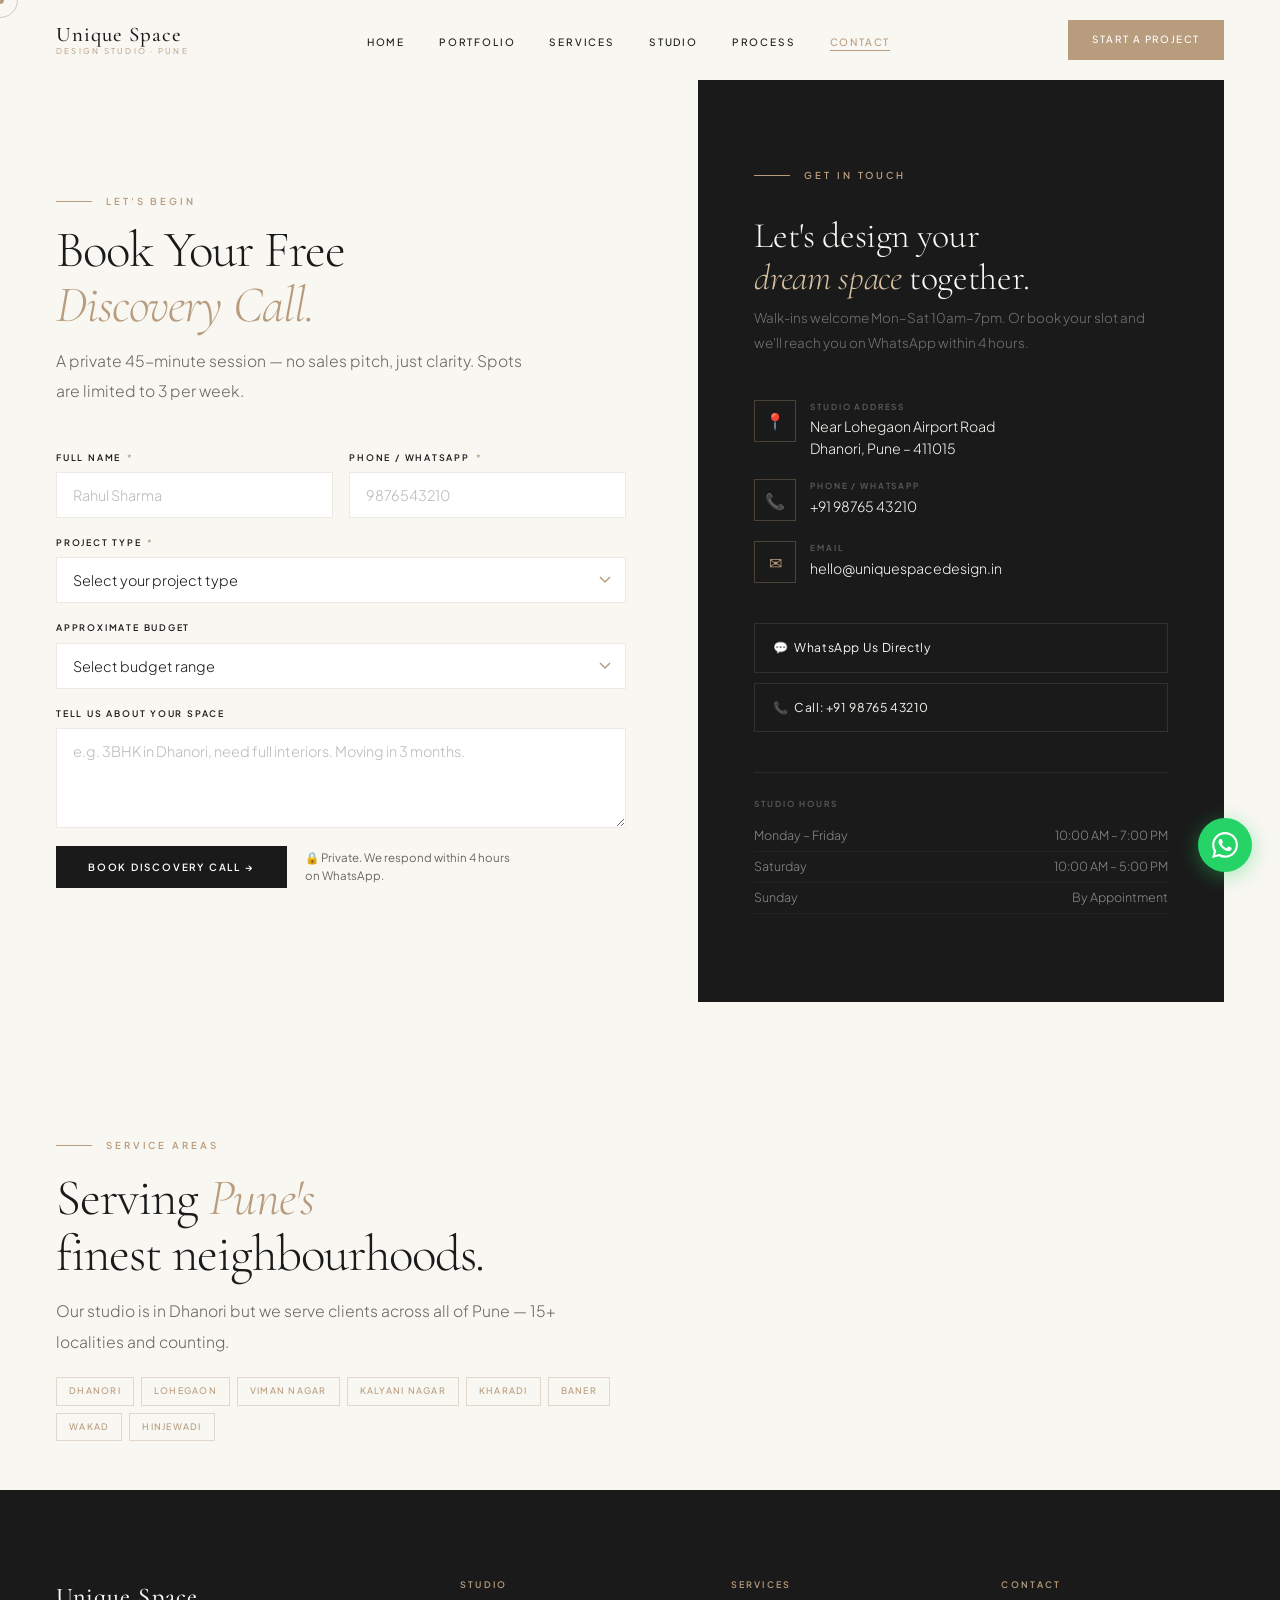
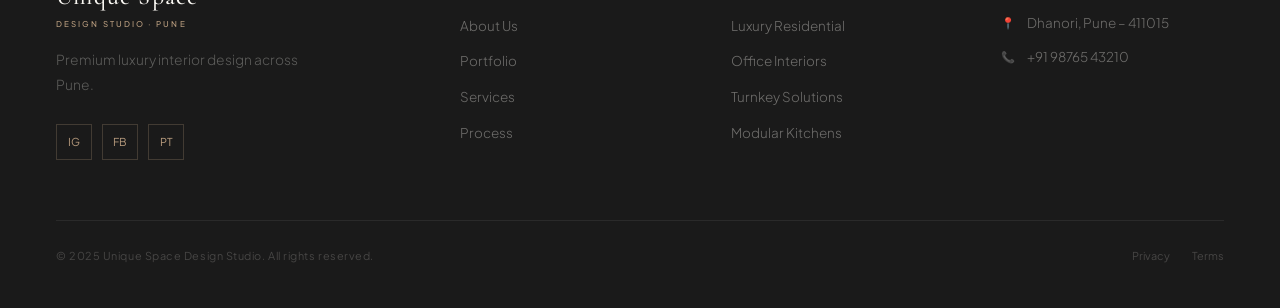
<file: contact.html>
<!DOCTYPE html>
<html lang="en">
<head>
<meta charset="UTF-8">
<meta name="viewport" content="width=device-width,initial-scale=1.0">
<title>Book Discovery Call — Unique Space Design Studio, Pune</title>
<meta name="description" content="Book your free 45-minute Design Discovery Call with Unique Space Design Studio, Pune's luxury interior design studio.">
<link rel="preconnect" href="https://fonts.googleapis.com">
<link rel="preconnect" href="https://fonts.gstatic.com" crossorigin>
<link href="https://fonts.googleapis.com/css2?family=Cormorant+Garamond:ital,wght@0,300;0,400;0,500;1,300;1,400&family=Plus+Jakarta+Sans:wght@300;400;500;600&display=swap" rel="stylesheet">
<link rel="stylesheet" href="css/style.css">
<style>
/* ── Contact Split Layout ── */
.contact-layout {
  display:grid; grid-template-columns:1.1fr .9fr; min-height:calc(100vh - var(--nav-h));
}

/* Left — Form */
.cform-panel {
  padding:88px 72px 88px 0;
  display:flex; flex-direction:column; justify-content:center;
}
.cform-intro { margin-bottom:44px; }
.cform-intro .eyebrow { margin-bottom:14px; }
.cform-intro .h2 { margin-bottom:12px; }
.cform-intro .lead { max-width:44ch; }

form { display:flex; flex-direction:column; gap:18px; }
.f-row { display:grid; grid-template-columns:1fr 1fr; gap:16px; }
.f-group { display:flex; flex-direction:column; gap:7px; }
.f-group label { font-size:.56rem; font-weight:600; letter-spacing:.2em; text-transform:uppercase; color:var(--ink); }
.f-group label .req { color:var(--gold); margin-left:2px; }
.f-input, .f-select, .f-ta {
  font-family:var(--ff-b); font-size:.9rem; font-weight:300; color:var(--ink);
  background:#fff; border:1px solid var(--border);
  padding:13px 16px; outline:none; width:100%;
  transition:border-color .3s, box-shadow .3s;
  -webkit-appearance:none;
}
.f-input:focus,.f-select:focus,.f-ta:focus {
  border-color:var(--gold);
  box-shadow:0 0 0 3px rgba(184,156,126,.1);
}
.f-input::placeholder,.f-ta::placeholder { color:rgba(107,101,96,.45); }
.f-select {
  cursor:pointer;
  background-image:url("data:image/svg+xml,%3Csvg xmlns='http://www.w3.org/2000/svg' width='12' height='8'%3E%3Cpath d='M1 1l5 5 5-5' stroke='%23B89C7E' stroke-width='1.5' fill='none'/%3E%3C/svg%3E");
  background-repeat:no-repeat; background-position:right 14px center; padding-right:38px;
}
.f-ta { resize:vertical; min-height:100px; }
.f-submit { display:flex; align-items:center; gap:18px; flex-wrap:wrap; }
.f-privacy { font-size:.72rem; color:var(--muted); max-width:26ch; line-height:1.6; }
.fmsg { font-size:.82rem; padding:11px 14px; margin-top:4px; }
.fmsg.ok  { background:rgba(184,156,126,.1); color:var(--gold-dk); border-left:3px solid var(--gold); }
.fmsg.err { background:rgba(200,50,50,.07); color:#b03030; border-left:3px solid #b03030; }

/* Right — Info */
.cinfo-panel {
  background:var(--ink); padding:88px 56px;
  display:flex; flex-direction:column; justify-content:center;
}
.cinfo-panel .eyebrow { color:var(--gold); }
.cinfo-panel .eyebrow::before { background:var(--gold); }
.cinfo-title { font-family:var(--ff-h); font-size:clamp(1.8rem,2.8vw,2.8rem); font-weight:300; color:var(--parchment); letter-spacing:-.01em; line-height:1.15; margin:14px 0 8px; }
.cinfo-title em { font-style:italic; color:var(--gold-lt); }
.cinfo-sub { font-size:.84rem; font-weight:300; color:rgba(249,247,242,.4); line-height:1.85; margin-bottom:44px; }

.cdetails { display:flex; flex-direction:column; gap:20px; margin-bottom:40px; }
.cd { display:flex; align-items:flex-start; gap:14px; }
.cd-icon { width:42px; height:42px; border:1px solid rgba(184,156,126,.3); display:flex; align-items:center; justify-content:center; color:var(--gold); font-size:1rem; flex-shrink:0; }
.cd-lbl { font-size:.52rem; font-weight:600; letter-spacing:.22em; text-transform:uppercase; color:rgba(249,247,242,.3); margin-bottom:3px; }
.cd-val { font-size:.88rem; font-weight:300; color:var(--parchment); line-height:1.55; }
.cd-val a { color:inherit; transition:color .3s; }
.cd-val a:hover { color:var(--gold-lt); }

.quick-btns { display:flex; flex-direction:column; gap:10px; margin-bottom:40px; }
.qb {
  display:flex; align-items:center; gap:12px; padding:14px 18px;
  border:1px solid rgba(255,255,255,.1); color:var(--parchment);
  font-size:.76rem; font-weight:400; letter-spacing:.05em;
  transition:all .35s var(--ease);
}
.qb:hover { background:var(--gold); border-color:var(--gold); color:var(--ink); }

.hours { border-top:1px solid rgba(255,255,255,.07); padding-top:24px; }
.hours-title { font-size:.52rem; font-weight:600; letter-spacing:.24em; text-transform:uppercase; color:rgba(249,247,242,.3); margin-bottom:10px; }
.hours-row { display:flex; justify-content:space-between; font-size:.78rem; font-weight:300; color:rgba(249,247,242,.5); padding:5px 0; border-bottom:1px solid rgba(255,255,255,.04); }

/* Map section */
.map-sec { padding:88px 0 0; }
.map-layout { display:grid; grid-template-columns:1fr 1fr; gap:56px; align-items:center; }
.map-areas { display:flex; flex-wrap:wrap; gap:7px; margin-top:20px; }
.area-tag { font-size:.56rem; font-weight:500; letter-spacing:.14em; text-transform:uppercase; color:var(--gold); border:1px solid rgba(184,156,126,.35); padding:6px 12px; }
.map-frame { height:400px; }
.map-frame iframe { width:100%; height:100%; border:none; display:block; filter:grayscale(20%); }

@media (max-width:960px) {
  .contact-layout { grid-template-columns:1fr; }
  .cform-panel { padding:60px 0; }
  .cinfo-panel { padding:60px 28px; }
  .f-row { grid-template-columns:1fr; }
  .map-layout { grid-template-columns:1fr; }
  .map-frame { height:260px; }
}
</style>
</head>
<body>
<div class="cur-dot"></div><div class="cur-ring"></div>
<a href="https://wa.me/919876543210" target="_blank" class="wa" aria-label="WhatsApp">
  <div class="wa-pulse"></div><div class="wa-pulse"></div>
  <svg viewBox="0 0 24 24"><path d="M17.472 14.382c-.297-.149-1.758-.867-2.03-.967-.273-.099-.471-.148-.67.15-.197.297-.767.966-.94 1.164-.173.199-.347.223-.644.075-.297-.15-1.255-.463-2.39-1.475-.883-.788-1.48-1.761-1.653-2.059-.173-.297-.018-.458.13-.606.134-.133.298-.347.446-.52.149-.174.198-.298.298-.497.099-.198.05-.371-.025-.52-.075-.149-.669-1.612-.916-2.207-.242-.579-.487-.5-.669-.51-.173-.008-.371-.01-.57-.01-.198 0-.52.074-.792.372-.272.297-1.04 1.016-1.04 2.479 0 1.462 1.065 2.875 1.213 3.074.149.198 2.096 3.2 5.077 4.487.709.306 1.262.489 1.694.625.712.227 1.36.195 1.871.118.571-.085 1.758-.719 2.006-1.413.248-.694.248-1.289.173-1.413-.074-.124-.272-.198-.57-.347m-5.421 7.403h-.004a9.87 9.87 0 01-5.031-1.378l-.361-.214-3.741.982.998-3.648-.235-.374a9.86 9.86 0 01-1.51-5.26c.001-5.45 4.436-9.884 9.888-9.884 2.64 0 5.122 1.03 6.988 2.898a9.825 9.825 0 012.893 6.994c-.003 5.45-4.437 9.884-9.885 9.884m8.413-18.297A11.815 11.815 0 0012.05 0C5.495 0 .16 5.335.157 11.892c0 2.096.547 4.142 1.588 5.945L.057 24l6.305-1.654a11.882 11.882 0 005.683 1.448h.005c6.554 0 11.89-5.335 11.893-11.893a11.821 11.821 0 00-3.48-8.413z"/></svg>
</a>
<div class="mob-menu">
  <a href="index.html">Home</a><a href="portfolio.html">Portfolio</a><a href="services.html">Services</a>
  <a href="about.html">Studio</a><a href="process.html">Process</a><a href="contact.html">Contact</a>
  <div class="mob-menu-cta"><a href="tel:+919876543210">📞 Call</a><a href="https://wa.me/919876543210" target="_blank">💬 WhatsApp</a></div>
</div>
<nav class="nav">
  <a href="index.html" class="nav-logo">Unique Space<span>Design Studio · Pune</span></a>
  <ul class="nav-links">
    <li><a href="index.html">Home</a></li><li><a href="portfolio.html">Portfolio</a></li>
    <li><a href="services.html">Services</a></li><li><a href="about.html">Studio</a></li>
    <li><a href="process.html">Process</a></li><li><a href="contact.html" class="on">Contact</a></li>
  </ul>
  <a href="contact.html" class="nav-cta">Start a Project</a>
  <button class="burger" aria-label="Menu"><span></span><span></span><span></span></button>
</nav>

<main style="padding-top:var(--nav-h);">
  <div class="wrap">
    <div class="contact-layout">

      <!-- FORM -->
      <div class="cform-panel">
        <div class="cform-intro">
          <div class="eyebrow rv">Let's Begin</div>
          <h1 class="h2 rv d1">Book Your Free<br><em>Discovery Call.</em></h1>
          <p class="lead rv d2">A private 45-minute session — no sales pitch, just clarity. Spots are limited to 3 per week.</p>
        </div>

        <form id="cform" novalidate class="rv d2">
          <div class="f-row">
            <div class="f-group"><label for="name">Full Name <span class="req">*</span></label><input type="text" id="name" name="name" class="f-input" placeholder="Rahul Sharma" required autocomplete="name"></div>
            <div class="f-group"><label for="phone">Phone / WhatsApp <span class="req">*</span></label><input type="tel" id="phone" name="phone" class="f-input" placeholder="9876543210" maxlength="10" required autocomplete="tel"></div>
          </div>
          <div class="f-group"><label for="type">Project Type <span class="req">*</span></label>
            <select id="type" name="type" class="f-select" required>
              <option value="" disabled selected>Select your project type</option>
              <option>Luxury Residential (Villa / Penthouse)</option>
              <option>Apartment Interiors (2BHK / 3BHK)</option>
              <option>Complete Turnkey Interior</option>
              <option>Modular Kitchen / Wardrobe</option>
              <option>Commercial / Office Interior</option>
              <option>3D Visualization Only</option>
              <option>Other</option>
            </select>
          </div>
          <div class="f-group"><label for="budget">Approximate Budget</label>
            <select id="budget" name="budget" class="f-select">
              <option value="" disabled selected>Select budget range</option>
              <option>Under ₹5 Lakhs</option>
              <option>₹5 – ₹10 Lakhs</option>
              <option>₹10 – ₹20 Lakhs</option>
              <option>₹20 – ₹50 Lakhs</option>
              <option>₹50 Lakhs +</option>
            </select>
          </div>
          <div class="f-group"><label for="msg">Tell us about your space</label><textarea id="msg" name="msg" class="f-ta" placeholder="e.g. 3BHK in Dhanori, need full interiors. Moving in 3 months."></textarea></div>
          <div class="f-submit">
            <button type="submit" class="btn btn-dark"><span>Book Discovery Call →</span></button>
            <p class="f-privacy">🔒 Private. We respond within 4 hours on WhatsApp.</p>
          </div>
        </form>
      </div>

      <!-- INFO -->
      <div class="cinfo-panel rv d1">
        <div class="eyebrow">Get in Touch</div>
        <h2 class="cinfo-title">Let's design your<br><em>dream space</em> together.</h2>
        <p class="cinfo-sub">Walk-ins welcome Mon–Sat 10am–7pm. Or book your slot and we'll reach you on WhatsApp within 4 hours.</p>
        <div class="cdetails">
          <div class="cd"><div class="cd-icon">📍</div><div><div class="cd-lbl">Studio Address</div><div class="cd-val">Near Lohegaon Airport Road<br>Dhanori, Pune – 411015</div></div></div>
          <div class="cd"><div class="cd-icon">📞</div><div><div class="cd-lbl">Phone / WhatsApp</div><div class="cd-val"><a href="tel:+919876543210">+91 98765 43210</a></div></div></div>
          <div class="cd"><div class="cd-icon">✉</div><div><div class="cd-lbl">Email</div><div class="cd-val"><a href="mailto:hello@uniquespacedesign.in">hello@uniquespacedesign.in</a></div></div></div>
        </div>
        <div class="quick-btns">
          <a href="https://wa.me/919876543210?text=Hi!%20I'd%20like%20a%20Discovery%20Call." target="_blank" class="qb">💬 &nbsp;WhatsApp Us Directly</a>
          <a href="tel:+919876543210" class="qb">📞 &nbsp;Call: +91 98765 43210</a>
        </div>
        <div class="hours">
          <div class="hours-title">Studio Hours</div>
          <div class="hours-row"><span>Monday – Friday</span><span>10:00 AM – 7:00 PM</span></div>
          <div class="hours-row"><span>Saturday</span><span>10:00 AM – 5:00 PM</span></div>
          <div class="hours-row"><span>Sunday</span><span>By Appointment</span></div>
        </div>
      </div>
    </div>
  </div>

  <!-- MAP -->
  <section class="map-sec sec">
    <div class="wrap">
      <div class="map-layout">
        <div class="rv">
          <div class="eyebrow">Service Areas</div>
          <h2 class="h2 rv d1">Serving <em>Pune's</em><br>finest neighbourhoods.</h2>
          <p class="lead rv d2" style="margin-top:14px;">Our studio is in Dhanori but we serve clients across all of Pune — 15+ localities and counting.</p>
          <div class="map-areas rv d3">
            <span class="area-tag">Dhanori</span><span class="area-tag">Lohegaon</span>
            <span class="area-tag">Viman Nagar</span><span class="area-tag">Kalyani Nagar</span>
            <span class="area-tag">Kharadi</span><span class="area-tag">Baner</span>
            <span class="area-tag">Wakad</span><span class="area-tag">Hinjewadi</span>
          </div>
        </div>
        <div class="map-frame rv d1">
          <iframe
            src="https://www.google.com/maps/embed?pb=!1m18!1m12!1m3!1d3782.005!2d73.9127!3d18.584!2m3!1f0!2f0!3f0!3m2!1i1024!2i768!4f13.1!3m3!1m2!1s0x3bc2c3a0f17f3c87%3A0x1!2sDhanori%2C%20Pune!5e0!3m2!1sen!2sin!4v1700000000000!5m2!1sen!2sin"
            title="Unique Space Studio location – Dhanori, Pune"
            allowfullscreen loading="lazy" referrerpolicy="no-referrer-when-downgrade">
          </iframe>
        </div>
      </div>
    </div>
  </section>
</main>

<footer>
  <div class="ft-inner">
    <div class="ft-grid">
      <div><div class="ft-brand">Unique Space<span>Design Studio · Pune</span></div><p class="ft-tag">Premium luxury interior design across Pune.</p><div class="ft-soc"><a href="#">IG</a><a href="#">FB</a><a href="#">PT</a></div></div>
      <div class="ft-col"><h4>Studio</h4><ul><li><a href="about.html">About Us</a></li><li><a href="portfolio.html">Portfolio</a></li><li><a href="services.html">Services</a></li><li><a href="process.html">Process</a></li></ul></div>
      <div class="ft-col"><h4>Services</h4><ul><li><a href="services.html#residential">Luxury Residential</a></li><li><a href="services.html#commercial">Office Interiors</a></li><li><a href="services.html#turnkey">Turnkey Solutions</a></li><li><a href="services.html#modular">Modular Kitchens</a></li></ul></div>
      <div class="ft-col"><h4>Contact</h4>
        <div class="ft-ci"><span class="ft-ci-icon">📍</span><p>Dhanori, Pune – 411015</p></div>
        <div class="ft-ci"><span class="ft-ci-icon">📞</span><p><a href="tel:+919876543210">+91 98765 43210</a></p></div>
      </div>
    </div>
    <div class="ft-bottom"><p class="ft-copy">© 2025 Unique Space Design Studio. All rights reserved.</p><div class="ft-legal"><a href="#">Privacy</a><a href="#">Terms</a></div></div>
  </div>
</footer>
<script src="js/main.js"></script>
</body>
</html>
</file>
<file: css/style.css>
/* ============================================================
   UNIQUE SPACE DESIGN STUDIO — Master Stylesheet
   Theme: Minimalist Editorial / Cinematic Luxury
   ============================================================ */

@import url('https://fonts.googleapis.com/css2?family=Cormorant+Garamond:ital,wght@0,300;0,400;0,500;1,300;1,400&family=Plus+Jakarta+Sans:wght@300;400;500;600&display=swap');

/* ─── Variables ─────────────────────────────────────────── */
:root {
  --ink:       #1A1A1A;
  --parchment: #F9F7F2;
  --gold:      #B89C7E;
  --gold-lt:   #D4BFA0;
  --gold-dk:   #8C7560;
  --muted:     #6B6560;
  --border:    rgba(184,156,126,0.22);
  --nav-h:     80px;
  --max:       1280px;
  --ease:      cubic-bezier(0.16,1,0.3,1);
  --ff-h: 'Cormorant Garamond', Georgia, serif;
  --ff-b: 'Plus Jakarta Sans', sans-serif;
}

/* ─── Reset ─────────────────────────────────────────────── */
*,*::before,*::after { box-sizing:border-box; margin:0; padding:0; }
html { scroll-behavior:smooth; }
body {
  background: var(--parchment);
  color: var(--ink);
  font-family: var(--ff-b);
  font-weight: 400;
  line-height: 1.6;
  overflow-x: hidden;
  -webkit-font-smoothing: antialiased;
}
img { display:block; max-width:100%; height:auto; }
a { text-decoration:none; color:inherit; }
button { font-family:inherit; border:none; background:none; cursor:pointer; }
ul,ol { list-style:none; }

/* ─── Cursor (desktop only) ─────────────────────────────── */
@media (pointer:fine) { body,a,button { cursor:none; } }
.cur-dot {
  position:fixed; width:8px; height:8px;
  background:var(--gold); border-radius:50%;
  pointer-events:none; z-index:9999;
  transform:translate(-50%,-50%);
  transition:width .3s var(--ease),height .3s var(--ease);
}
.cur-ring {
  position:fixed; width:36px; height:36px;
  border:1px solid var(--gold); border-radius:50%;
  pointer-events:none; z-index:9998;
  transform:translate(-50%,-50%);
  opacity:.5;
  transition:all .55s var(--ease);
}
body.cur-grow .cur-dot  { width:0; height:0; opacity:0; }
body.cur-grow .cur-ring { width:72px; height:72px; opacity:.15; background:var(--gold); }

/* ─── Navbar ─────────────────────────────────────────────── */
.nav {
  position:fixed; top:0; left:0; right:0; height:var(--nav-h);
  display:flex; align-items:center; justify-content:space-between;
  padding:0 56px; z-index:500;
  transition:background .5s var(--ease), box-shadow .5s;
}
.nav.stuck {
  background:rgba(249,247,242,.92);
  backdrop-filter:blur(18px);
  box-shadow:0 1px 0 var(--border);
}
/* ── Scrolled: always dark ink, regardless of .lgt ── */
.nav.stuck .nav-logo,
.nav.stuck .nav-logo.lgt         { color: var(--ink); }
.nav.stuck .nav-logo span,
.nav.stuck .nav-logo.lgt span    { color: var(--gold); }
.nav.stuck .nav-links a,
.nav.stuck .nav-links a.lgt      { color: var(--ink); }
.nav.stuck .nav-links a:hover,
.nav.stuck .nav-links a.on       { color: var(--gold); }
.nav.stuck .burger span,
.nav.stuck .burger.lgt span      { background: var(--ink); }

/* ── Top of page on dark-hero inner pages: force white nav ── */
body:has(.page-hero) .nav:not(.stuck) .nav-links a   { color: rgba(249,247,242,.8); }
body:has(.page-hero) .nav:not(.stuck) .nav-logo      { color: var(--parchment); }
body:has(.page-hero) .nav:not(.stuck) .nav-logo span { color: var(--gold-lt); }
body:has(.page-hero) .nav:not(.stuck) .burger span   { background: var(--parchment); }
.nav-logo {
  font-family:var(--ff-h); font-size:1.3rem; font-weight:500;
  letter-spacing:.05em; line-height:1.1;
}
.nav-logo span {
  display:block; font-family:var(--ff-b); font-size:.5rem;
  font-weight:400; letter-spacing:.28em; text-transform:uppercase;
  color:var(--gold);
}
.nav-links { display:flex; gap:34px; align-items:center; }
.nav-links a {
  font-size:.63rem; font-weight:500; letter-spacing:.18em;
  text-transform:uppercase; position:relative; transition:color .3s;
}
.nav-links a::after {
  content:''; position:absolute; bottom:-3px; left:0;
  width:0; height:1px; background:var(--gold);
  transition:width .4s var(--ease);
}
.nav-links a:hover,.nav-links a.on { color:var(--gold); }
.nav-links a:hover::after,.nav-links a.on::after { width:100%; }
/* light variant for dark hero */
.nav-links a.lgt { color:rgba(249,247,242,.75); }
.nav-logo.lgt { color:var(--parchment); }
.nav-logo.lgt span { color:var(--gold-lt); }

.nav-cta {
  font-size:.62rem; font-weight:500; letter-spacing:.16em;
  text-transform:uppercase; color:#fff; background:var(--gold);
  padding:12px 24px; transition:background .35s;
}
.nav-cta:hover { background:var(--gold-dk); }

/* Hamburger */
.burger { display:none; flex-direction:column; gap:5px; padding:4px; z-index:600; }
.burger span {
  display:block; width:24px; height:1.5px; background:var(--ink);
  transition:all .4s var(--ease); transform-origin:center;
}
.burger.lgt span { background:var(--parchment); }
.burger.open span:nth-child(1) { transform:rotate(45deg) translate(4.5px,4.5px); }
.burger.open span:nth-child(2) { opacity:0; }
.burger.open span:nth-child(3) { transform:rotate(-45deg) translate(4.5px,-4.5px); }

/* Mobile menu */
.mob-menu {
  position:fixed; inset:0; background:var(--ink); z-index:550;
  display:flex; flex-direction:column; align-items:center; justify-content:center; gap:6px;
  clip-path:circle(0% at calc(100% - 46px) 34px);
  transition:clip-path .65s var(--ease); pointer-events:none;
}
.mob-menu.open { clip-path:circle(150% at calc(100% - 46px) 34px); pointer-events:all; }
.mob-menu a {
  font-family:var(--ff-h); font-size:2.8rem; font-weight:300;
  color:rgba(249,247,242,.65); letter-spacing:.04em; padding:6px 0;
  transition:color .3s;
}
.mob-menu a:hover { color:var(--gold); }
.mob-menu-cta {
  margin-top:28px; display:flex; gap:20px;
}
.mob-menu-cta a {
  font-family:var(--ff-b) !important; font-size:.65rem !important;
  letter-spacing:.18em; text-transform:uppercase; color:var(--gold) !important;
}

/* ─── WhatsApp Float ─────────────────────────────────────── */
.wa {
  position:fixed; bottom:28px; right:28px; width:54px; height:54px;
  border-radius:50%; background:#25D366; display:flex; align-items:center;
  justify-content:center; z-index:490;
  box-shadow:0 4px 20px rgba(37,211,102,.4);
  transition:transform .3s var(--ease);
}
.wa:hover { transform:scale(1.12); }
.wa svg { width:26px; height:26px; fill:#fff; }
.wa-pulse {
  position:absolute; inset:-6px; border-radius:50%;
  border:2px solid #25D366; opacity:0;
  animation:wa-pulse 2.5s ease-out infinite;
}
.wa-pulse:nth-child(2) { animation-delay:.9s; }
@keyframes wa-pulse { 0%{transform:scale(1);opacity:.6} 100%{transform:scale(1.9);opacity:0} }

/* ─── Utility ────────────────────────────────────────────── */
.wrap { max-width:var(--max); margin:0 auto; padding:0 56px; }
.sec  { padding:112px 0; }
.sec-sm { padding:72px 0; }

.eyebrow {
  font-size:.6rem; font-weight:600; letter-spacing:.3em; text-transform:uppercase;
  color:var(--gold); display:flex; align-items:center; gap:14px; margin-bottom:18px;
}
.eyebrow::before { content:''; display:block; width:36px; height:1px; background:var(--gold); flex-shrink:0; }

.h1,.h2 {
  font-family:var(--ff-h); font-weight:300; letter-spacing:-.02em; line-height:1.08;
}
.h1 { font-size:clamp(3rem,6vw,5.5rem); }
.h2 { font-size:clamp(2.2rem,4vw,3.8rem); }
.h2 em,.h1 em { font-style:italic; color:var(--gold); }
.h2.lgt,.h1.lgt { color:var(--parchment); }
.h2.lgt em,.h1.lgt em { color:var(--gold-lt); }

.lead { font-size:.98rem; font-weight:300; line-height:1.95; color:var(--muted); }

.gold-bar { width:48px; height:1px; background:var(--gold); margin:22px 0 28px; }

/* Buttons */
.btn {
  display:inline-flex; align-items:center; gap:10px;
  font-size:.62rem; font-weight:600; letter-spacing:.18em; text-transform:uppercase;
  padding:15px 32px; position:relative; overflow:hidden;
  transition:color .4s var(--ease);
}
.btn span { position:relative; z-index:1; }
.btn::before {
  content:''; position:absolute; inset:0;
  transform:translateX(-101%); transition:transform .4s var(--ease);
}
.btn:hover::before { transform:translateX(0); }
.btn-gold { background:var(--gold); color:#fff; }
.btn-gold::before { background:var(--gold-dk); }
.btn-dark { background:var(--ink); color:#fff; }
.btn-dark::before { background:var(--gold); }
.btn-dark:hover { color:var(--ink); }
.btn-line { background:transparent; color:var(--ink); border:1px solid var(--ink); }
.btn-line::before { background:var(--ink); }
.btn-line:hover { color:#fff; }
.btn-line-gold { background:transparent; color:var(--gold); border:1px solid var(--gold); }
.btn-line-gold::before { background:var(--gold); }
.btn-line-gold:hover { color:#fff; }
.btn-line-lt { background:transparent; color:var(--parchment); border:1px solid rgba(249,247,242,.35); }
.btn-line-lt::before { background:rgba(255,255,255,.1); }
.btn-line-lt:hover { color:var(--parchment); }

/* Reveal */
.rv { opacity:0; transform:translateY(24px); transition:opacity .85s var(--ease), transform .85s var(--ease); }
.rv.in { opacity:1; transform:none; }
.rv.d1 { transition-delay:.08s; }
.rv.d2 { transition-delay:.18s; }
.rv.d3 { transition-delay:.28s; }
.rv.d4 { transition-delay:.4s; }

/* Marquee */
.mq-strip { background:var(--ink); padding:14px 0; overflow:hidden; }
.mq-inner { display:flex; animation:marquee 28s linear infinite; width:max-content; }
.mq-inner span {
  font-family:var(--ff-h); font-size:.9rem; font-weight:400;
  letter-spacing:.1em; color:rgba(249,247,242,.4); padding:0 36px; white-space:nowrap;
}
.mq-inner .sep { color:var(--gold); opacity:.8; }
@keyframes marquee { from{transform:translateX(0)} to{transform:translateX(-50%)} }

/* ─── Page Hero (inner pages) ───────────────────────────── */
.page-hero {
  min-height:52vh; background:var(--ink);
  display:flex; align-items:flex-end;
  padding:calc(var(--nav-h) + 72px) 56px 80px;
  position:relative; overflow:hidden;
}
.page-hero-img {
  position:absolute; inset:0;
  width:100%; height:100%; object-fit:cover; opacity:.22;
  animation:kb 8s ease-out forwards;
}
.page-hero-grid {
  position:absolute; inset:0;
  background-image:
    linear-gradient(rgba(184,156,126,.06) 1px,transparent 1px),
    linear-gradient(90deg,rgba(184,156,126,.06) 1px,transparent 1px);
  background-size:72px 72px;
}
.page-hero-body { position:relative; z-index:2; }
@keyframes kb { from{transform:scale(1.08)} to{transform:scale(1)} }

/* ─── Footer ─────────────────────────────────────────────── */
footer { background:var(--ink); color:var(--parchment); padding:88px 56px 44px; }
.ft-inner { max-width:var(--max); margin:0 auto; }
.ft-grid { display:grid; grid-template-columns:1.6fr 1fr 1fr 1fr; gap:48px; padding-bottom:60px; border-bottom:1px solid rgba(255,255,255,.07); }
.ft-brand { font-family:var(--ff-h); font-size:1.5rem; font-weight:500; color:var(--parchment); letter-spacing:.05em; }
.ft-brand span { display:block; font-family:var(--ff-b); font-size:.5rem; letter-spacing:.26em; text-transform:uppercase; color:var(--gold); margin-bottom:16px; margin-top:2px; }
.ft-tag { font-size:.86rem; font-weight:300; color:rgba(249,247,242,.3); line-height:1.85; margin-bottom:26px; max-width:26ch; }
.ft-soc { display:flex; gap:10px; }
.ft-soc a {
  width:36px; height:36px; border:1px solid rgba(184,156,126,.25);
  display:flex; align-items:center; justify-content:center;
  font-size:.68rem; color:var(--gold); transition:all .3s;
}
.ft-soc a:hover { background:var(--gold); color:#fff; }
.ft-col h4 { font-size:.56rem; font-weight:600; letter-spacing:.24em; text-transform:uppercase; color:var(--gold); margin-bottom:20px; }
.ft-col ul li { margin-bottom:10px; }
.ft-col ul li a { font-size:.84rem; font-weight:300; color:rgba(249,247,242,.38); transition:color .3s; }
.ft-col ul li a:hover { color:var(--gold); }
.ft-ci { display:flex; gap:12px; margin-bottom:13px; align-items:flex-start; }
.ft-ci-icon { color:var(--gold); font-size:.7rem; margin-top:2px; flex-shrink:0; }
.ft-ci p { font-size:.84rem; font-weight:300; color:rgba(249,247,242,.38); line-height:1.6; }
.ft-ci p a { color:inherit; transition:color .3s; }
.ft-ci p a:hover { color:var(--gold-lt); }
.ft-bottom { display:flex; align-items:center; justify-content:space-between; padding-top:26px; }
.ft-copy { font-size:.68rem; color:rgba(249,247,242,.2); letter-spacing:.05em; }
.ft-legal { display:flex; gap:22px; }
.ft-legal a { font-size:.68rem; color:rgba(249,247,242,.2); transition:color .3s; }
.ft-legal a:hover { color:var(--gold); }

/* ─── Responsive ─────────────────────────────────────────── */
@media (max-width:1024px) {
  .wrap,.nav,footer { padding-left:36px; padding-right:36px; }
  .page-hero { padding:calc(var(--nav-h) + 48px) 36px 64px; }
  .ft-grid { grid-template-columns:1fr 1fr; gap:36px; }
}
@media (max-width:768px) {
  :root { --nav-h:68px; }
  .wrap,.nav,footer { padding-left:22px; padding-right:22px; }
  .nav-links,.nav-cta { display:none; }
  .burger { display:flex; }
  .page-hero { padding:calc(var(--nav-h) + 28px) 22px 48px; min-height:44vh; }
  .sec { padding:72px 0; }
  .sec-sm { padding:52px 0; }
  footer { padding:60px 22px 32px; }
  .ft-grid { grid-template-columns:1fr; gap:28px; }
  .ft-bottom { flex-direction:column; gap:12px; text-align:center; }
  .cur-dot,.cur-ring { display:none !important; }
}
</file>
